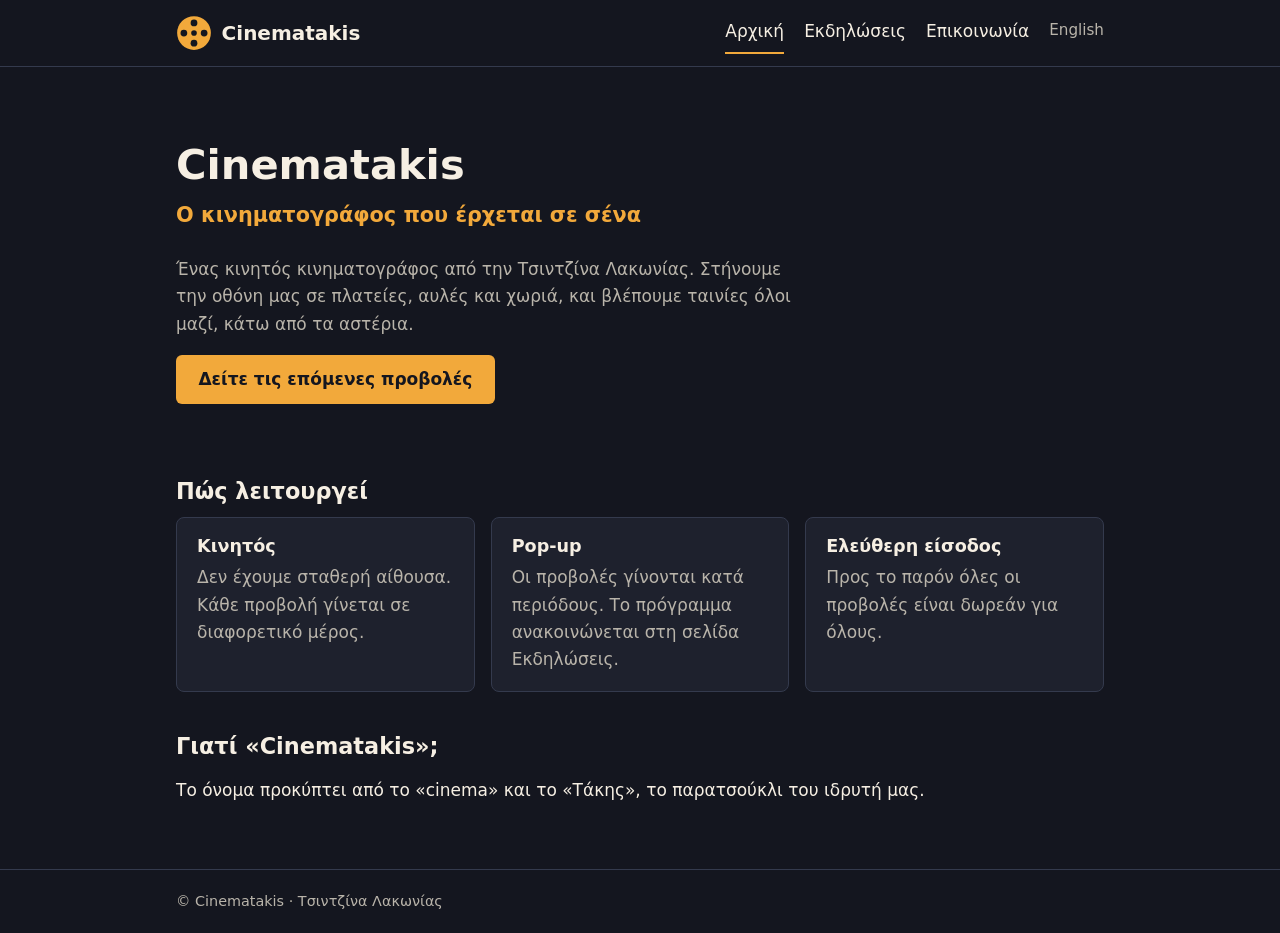
<file: index.html>
<!DOCTYPE html>
<html lang="el">
<head>
  <meta charset="utf-8">
  <meta name="viewport" content="width=device-width, initial-scale=1">
  <title>Cinematakis – Ο κινηματογράφος που έρχεται σε σένα</title>
  <meta name="description" content="Το Cinematakis είναι ένας κινητός κινηματογράφος από την Τσιντζίνα Λακωνίας. Προβολές pop-up με ελεύθερη είσοδο.">
  <link rel="canonical" href="https://cinematakis.gr/">
  <link rel="alternate" hreflang="el" href="https://cinematakis.gr/">
  <link rel="alternate" hreflang="en" href="https://cinematakis.gr/en/">
  <link rel="alternate" hreflang="x-default" href="https://cinematakis.gr/">
  <link rel="icon" type="image/svg+xml" href="assets/img/logo.svg">
  <meta property="og:type" content="website">
  <meta property="og:title" content="Cinematakis – Ο κινηματογράφος που έρχεται σε σένα">
  <meta property="og:description" content="Κινητός κινηματογράφος από την Τσιντζίνα Λακωνίας. Προβολές pop-up με ελεύθερη είσοδο.">
  <meta property="og:url" content="https://cinematakis.gr/">
  <meta property="og:locale" content="el_GR">
  <link rel="stylesheet" href="assets/css/style.css">
</head>
<body>
  <a class="skip" href="#content">Μετάβαση στο περιεχόμενο</a>
  <header class="site-header">
    <div class="wrap">
      <a class="brand" href="./"><img src="assets/img/logo.svg" alt="" width="36" height="36"> Cinematakis</a>
      <nav class="site-nav" aria-label="Κύριο μενού">
        <ul>
          <li><a href="./" aria-current="page">Αρχική</a></li>
          <li><a href="events/">Εκδηλώσεις</a></li>
          <li><a href="contact/">Επικοινωνία</a></li>
          <li class="lang"><a href="en/" lang="en" hreflang="en">English</a></li>
        </ul>
      </nav>
    </div>
  </header>

  <main id="content">
    <div class="wrap">
      <section class="hero">
        <h1>Cinematakis</h1>
        <p class="tagline">Ο κινηματογράφος που έρχεται σε σένα</p>
        <p class="lead">Ένας κινητός κινηματογράφος από την Τσιντζίνα Λακωνίας. Στήνουμε την οθόνη μας σε πλατείες, αυλές και χωριά, και βλέπουμε ταινίες όλοι μαζί, κάτω από τα αστέρια.</p>
        <p><a class="button" href="events/">Δείτε τις επόμενες προβολές</a></p>
      </section>

      <section aria-labelledby="next" hidden>
        <h2 id="next">Επόμενη προβολή</h2>
        <div class="notice" data-events-src="data/events.json" data-limit="1"></div>
      </section>

      <section aria-labelledby="why">
        <h2 id="why">Πώς λειτουργεί</h2>
        <ul class="cards">
          <li class="card">
            <h3>Κινητός</h3>
            <p>Δεν έχουμε σταθερή αίθουσα. Κάθε προβολή γίνεται σε διαφορετικό μέρος.</p>
          </li>
          <li class="card">
            <h3>Pop-up</h3>
            <p>Οι προβολές γίνονται κατά περιόδους. Το πρόγραμμα ανακοινώνεται στη σελίδα Εκδηλώσεις.</p>
          </li>
          <li class="card">
            <h3>Ελεύθερη είσοδος</h3>
            <p>Προς το παρόν όλες οι προβολές είναι δωρεάν για όλους.</p>
          </li>
        </ul>
      </section>

      <section aria-labelledby="name">
        <h2 id="name">Γιατί «Cinematakis»;</h2>
        <p>Το όνομα προκύπτει από το «cinema» και το «Τάκης», το παρατσούκλι του ιδρυτή μας.</p>
      </section>
    </div>
  </main>

  <footer class="site-footer">
    <div class="wrap">
      <p>© Cinematakis · Τσιντζίνα Λακωνίας</p>
    </div>
  </footer>
  <script src="assets/js/events.js" defer></script>
</body>
</html>
</file>
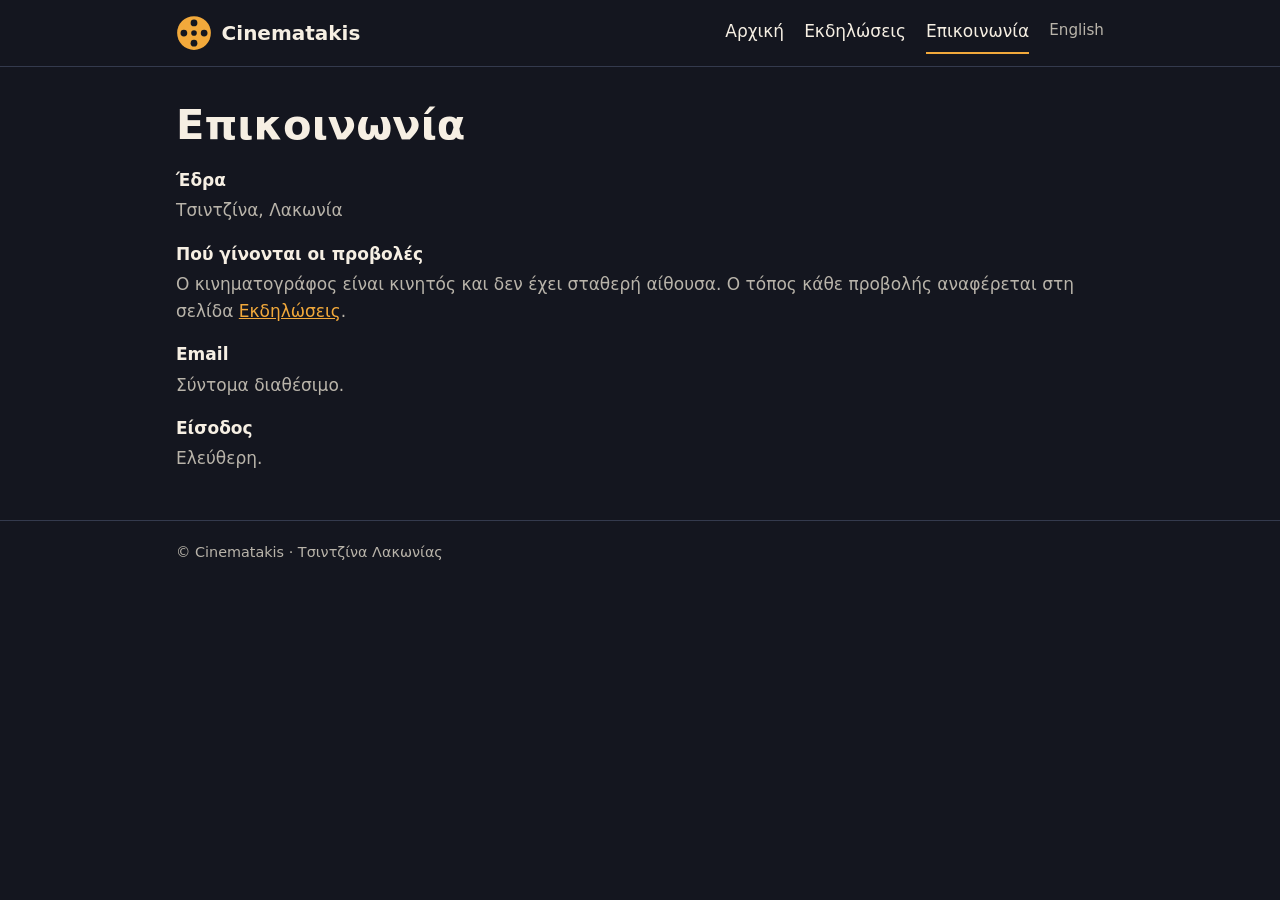
<file: contact/index.html>
<!DOCTYPE html>
<html lang="el">
<head>
  <meta charset="utf-8">
  <meta name="viewport" content="width=device-width, initial-scale=1">
  <title>Επικοινωνία – Cinematakis</title>
  <meta name="description" content="Επικοινωνία με το Cinematakis, τον κινητό κινηματογράφο της Τσιντζίνας Λακωνίας.">
  <link rel="canonical" href="https://cinematakis.gr/contact/">
  <link rel="alternate" hreflang="el" href="https://cinematakis.gr/contact/">
  <link rel="alternate" hreflang="en" href="https://cinematakis.gr/en/contact/">
  <link rel="alternate" hreflang="x-default" href="https://cinematakis.gr/contact/">
  <link rel="icon" type="image/svg+xml" href="../assets/img/logo.svg">
  <meta property="og:type" content="website">
  <meta property="og:title" content="Επικοινωνία – Cinematakis">
  <meta property="og:description" content="Επικοινωνία με το Cinematakis, τον κινητό κινηματογράφο της Τσιντζίνας Λακωνίας.">
  <meta property="og:url" content="https://cinematakis.gr/contact/">
  <meta property="og:locale" content="el_GR">
  <link rel="stylesheet" href="../assets/css/style.css">
</head>
<body>
  <a class="skip" href="#content">Μετάβαση στο περιεχόμενο</a>
  <header class="site-header">
    <div class="wrap">
      <a class="brand" href="../"><img src="../assets/img/logo.svg" alt="" width="36" height="36"> Cinematakis</a>
      <nav class="site-nav" aria-label="Κύριο μενού">
        <ul>
          <li><a href="../">Αρχική</a></li>
          <li><a href="../events/">Εκδηλώσεις</a></li>
          <li><a href="./" aria-current="page">Επικοινωνία</a></li>
          <li class="lang"><a href="../en/contact/" lang="en" hreflang="en">English</a></li>
        </ul>
      </nav>
    </div>
  </header>

  <main id="content">
    <div class="wrap">
      <h1>Επικοινωνία</h1>

      <dl class="details">
        <dt>Έδρα</dt>
        <dd>Τσιντζίνα, Λακωνία</dd>

        <dt>Πού γίνονται οι προβολές</dt>
        <dd>Ο κινηματογράφος είναι κινητός και δεν έχει σταθερή αίθουσα. Ο τόπος κάθε προβολής αναφέρεται στη σελίδα <a href="../events/">Εκδηλώσεις</a>.</dd>

        <dt>Email</dt>
        <!-- TODO: Replace with a mailto link to info@cinematakis.gr once the mailbox exists. -->
        <dd>Σύντομα διαθέσιμο.</dd>

        <dt>Είσοδος</dt>
        <dd>Ελεύθερη.</dd>
      </dl>
    </div>
  </main>

  <footer class="site-footer">
    <div class="wrap">
      <p>© Cinematakis · Τσιντζίνα Λακωνίας</p>
    </div>
  </footer>
</body>
</html>
</file>
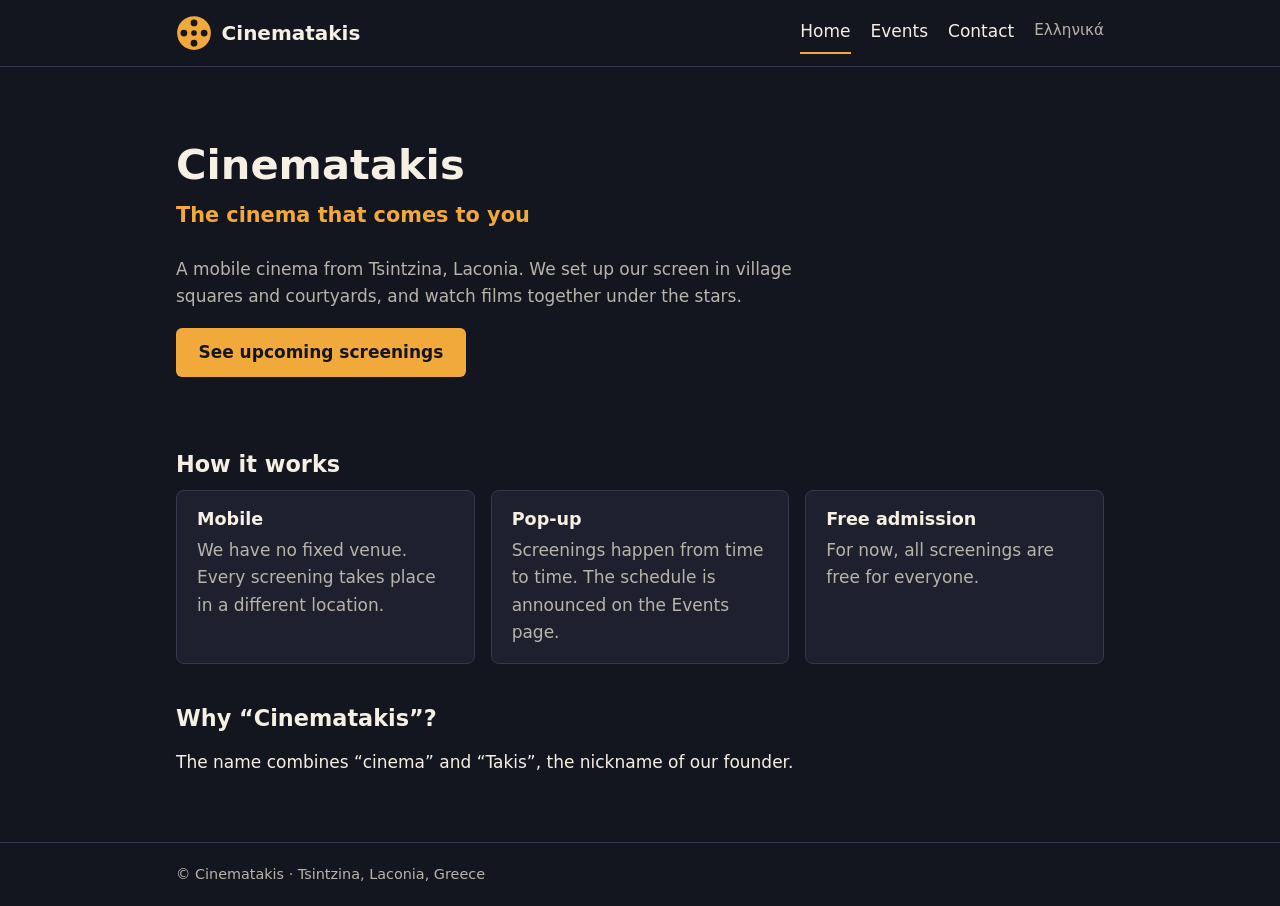
<file: en/index.html>
<!DOCTYPE html>
<html lang="en">
<head>
  <meta charset="utf-8">
  <meta name="viewport" content="width=device-width, initial-scale=1">
  <title>Cinematakis – The cinema that comes to you</title>
  <meta name="description" content="Cinematakis is a mobile cinema from Tsintzina, Laconia. Pop-up screenings with free admission.">
  <link rel="canonical" href="https://cinematakis.gr/en/">
  <link rel="alternate" hreflang="el" href="https://cinematakis.gr/">
  <link rel="alternate" hreflang="en" href="https://cinematakis.gr/en/">
  <link rel="alternate" hreflang="x-default" href="https://cinematakis.gr/">
  <link rel="icon" type="image/svg+xml" href="../assets/img/logo.svg">
  <meta property="og:type" content="website">
  <meta property="og:title" content="Cinematakis – The cinema that comes to you">
  <meta property="og:description" content="A mobile cinema from Tsintzina, Laconia. Pop-up screenings with free admission.">
  <meta property="og:url" content="https://cinematakis.gr/en/">
  <meta property="og:locale" content="en_GB">
  <link rel="stylesheet" href="../assets/css/style.css">
</head>
<body>
  <a class="skip" href="#content">Skip to content</a>
  <header class="site-header">
    <div class="wrap">
      <a class="brand" href="./"><img src="../assets/img/logo.svg" alt="" width="36" height="36"> Cinematakis</a>
      <nav class="site-nav" aria-label="Main menu">
        <ul>
          <li><a href="./" aria-current="page">Home</a></li>
          <li><a href="events/">Events</a></li>
          <li><a href="contact/">Contact</a></li>
          <li class="lang"><a href="../" lang="el" hreflang="el">Ελληνικά</a></li>
        </ul>
      </nav>
    </div>
  </header>

  <main id="content">
    <div class="wrap">
      <section class="hero">
        <h1>Cinematakis</h1>
        <p class="tagline">The cinema that comes to you</p>
        <p class="lead">A mobile cinema from Tsintzina, Laconia. We set up our screen in village squares and courtyards, and watch films together under the stars.</p>
        <p><a class="button" href="events/">See upcoming screenings</a></p>
      </section>

      <section aria-labelledby="next" hidden>
        <h2 id="next">Next screening</h2>
        <div class="notice" data-events-src="../data/events.json" data-limit="1"></div>
      </section>

      <section aria-labelledby="why">
        <h2 id="why">How it works</h2>
        <ul class="cards">
          <li class="card">
            <h3>Mobile</h3>
            <p>We have no fixed venue. Every screening takes place in a different location.</p>
          </li>
          <li class="card">
            <h3>Pop-up</h3>
            <p>Screenings happen from time to time. The schedule is announced on the Events page.</p>
          </li>
          <li class="card">
            <h3>Free admission</h3>
            <p>For now, all screenings are free for everyone.</p>
          </li>
        </ul>
      </section>

      <section aria-labelledby="name">
        <h2 id="name">Why “Cinematakis”?</h2>
        <p>The name combines “cinema” and “Takis”, the nickname of our founder.</p>
      </section>
    </div>
  </main>

  <footer class="site-footer">
    <div class="wrap">
      <p>© Cinematakis · Tsintzina, Laconia, Greece</p>
    </div>
  </footer>
  <script src="../assets/js/events.js" defer></script>
</body>
</html>
</file>
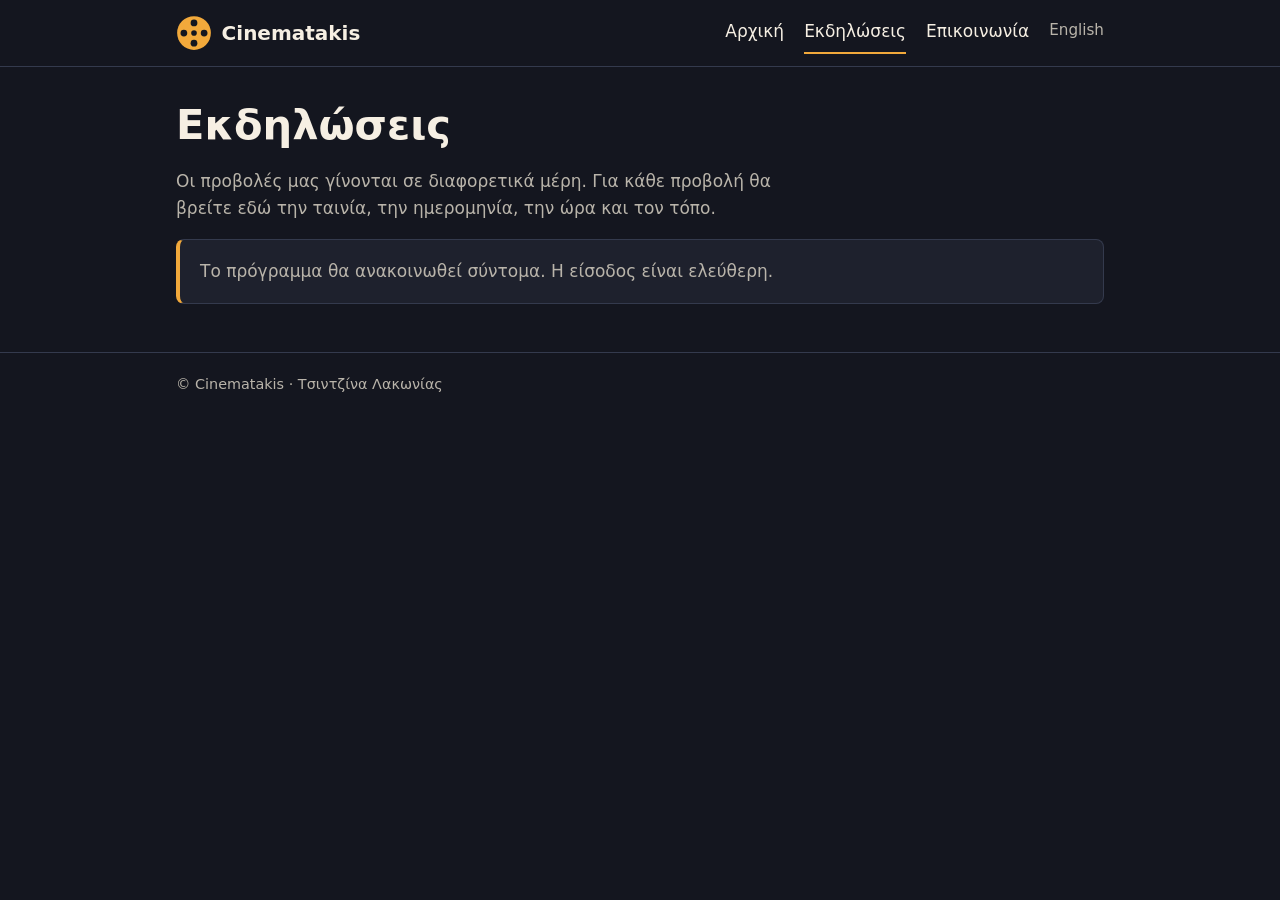
<file: events/index.html>
<!DOCTYPE html>
<html lang="el">
<head>
  <meta charset="utf-8">
  <meta name="viewport" content="width=device-width, initial-scale=1">
  <title>Εκδηλώσεις – Cinematakis</title>
  <meta name="description" content="Το πρόγραμμα προβολών του Cinematakis, του κινητού κινηματογράφου της Τσιντζίνας Λακωνίας. Ελεύθερη είσοδος.">
  <link rel="canonical" href="https://cinematakis.gr/events/">
  <link rel="alternate" hreflang="el" href="https://cinematakis.gr/events/">
  <link rel="alternate" hreflang="en" href="https://cinematakis.gr/en/events/">
  <link rel="alternate" hreflang="x-default" href="https://cinematakis.gr/events/">
  <link rel="icon" type="image/svg+xml" href="../assets/img/logo.svg">
  <meta property="og:type" content="website">
  <meta property="og:title" content="Εκδηλώσεις – Cinematakis">
  <meta property="og:description" content="Το πρόγραμμα προβολών του Cinematakis. Ελεύθερη είσοδος.">
  <meta property="og:url" content="https://cinematakis.gr/events/">
  <meta property="og:locale" content="el_GR">
  <link rel="stylesheet" href="../assets/css/style.css">
</head>
<body>
  <a class="skip" href="#content">Μετάβαση στο περιεχόμενο</a>
  <header class="site-header">
    <div class="wrap">
      <a class="brand" href="../"><img src="../assets/img/logo.svg" alt="" width="36" height="36"> Cinematakis</a>
      <nav class="site-nav" aria-label="Κύριο μενού">
        <ul>
          <li><a href="../">Αρχική</a></li>
          <li><a href="./" aria-current="page">Εκδηλώσεις</a></li>
          <li><a href="../contact/">Επικοινωνία</a></li>
          <li class="lang"><a href="../en/events/" lang="en" hreflang="en">English</a></li>
        </ul>
      </nav>
    </div>
  </header>

  <main id="content">
    <div class="wrap">
      <h1>Εκδηλώσεις</h1>
      <p class="lead">Οι προβολές μας γίνονται σε διαφορετικά μέρη. Για κάθε προβολή θα βρείτε εδώ την ταινία, την ημερομηνία, την ώρα και τον τόπο.</p>

      <div class="notice" id="events" data-events-src="../data/events.json">
        <p>Το πρόγραμμα θα ανακοινωθεί σύντομα. Η είσοδος είναι ελεύθερη.</p>
      </div>
      <noscript><p>Για να δείτε το πρόγραμμα χρειάζεται JavaScript.</p></noscript>
    </div>
  </main>

  <footer class="site-footer">
    <div class="wrap">
      <p>© Cinematakis · Τσιντζίνα Λακωνίας</p>
    </div>
  </footer>
  <script src="../assets/js/events.js" defer></script>
</body>
</html>
</file>
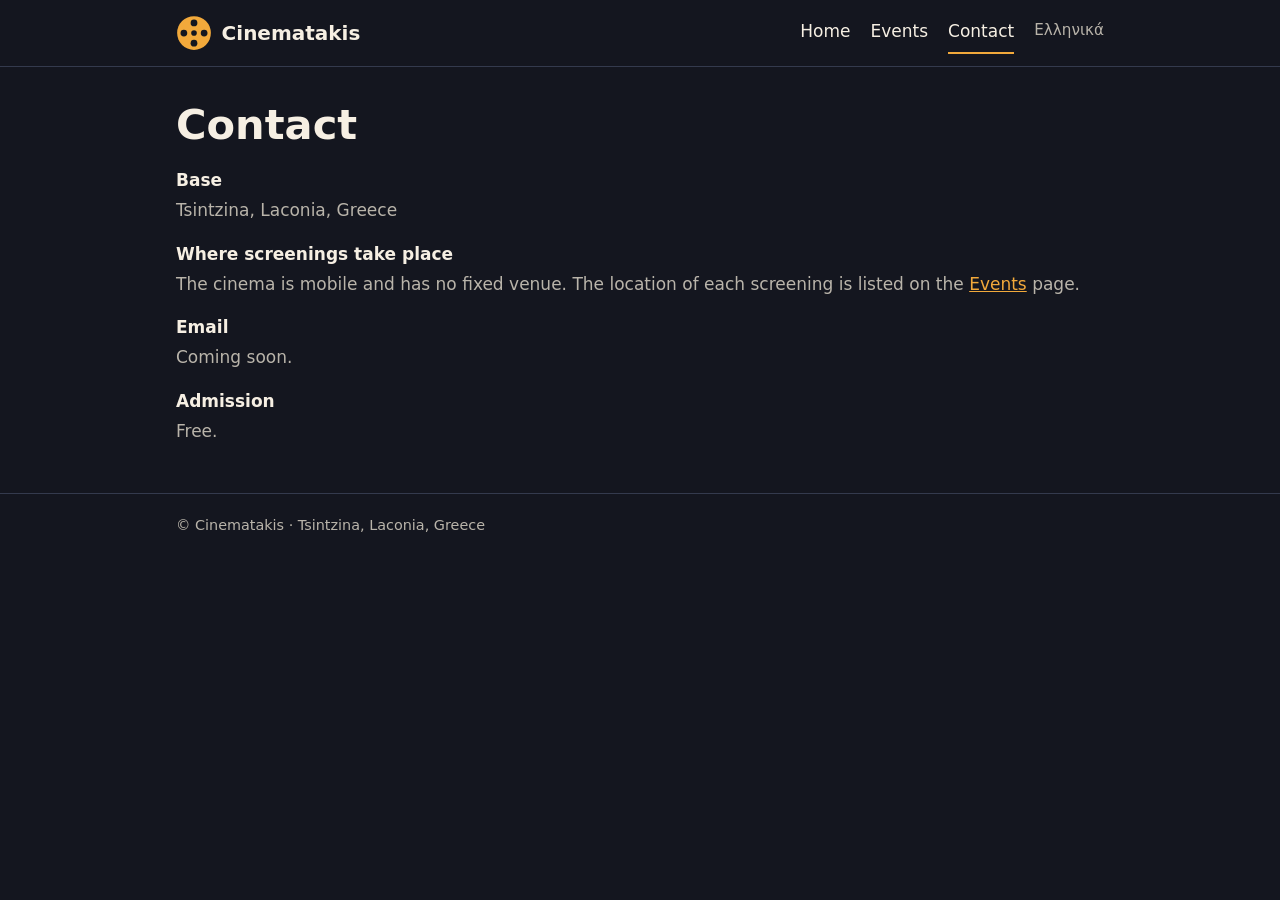
<file: en/contact/index.html>
<!DOCTYPE html>
<html lang="en">
<head>
  <meta charset="utf-8">
  <meta name="viewport" content="width=device-width, initial-scale=1">
  <title>Contact – Cinematakis</title>
  <meta name="description" content="Contact Cinematakis, the mobile cinema of Tsintzina, Laconia.">
  <link rel="canonical" href="https://cinematakis.gr/en/contact/">
  <link rel="alternate" hreflang="el" href="https://cinematakis.gr/contact/">
  <link rel="alternate" hreflang="en" href="https://cinematakis.gr/en/contact/">
  <link rel="alternate" hreflang="x-default" href="https://cinematakis.gr/contact/">
  <link rel="icon" type="image/svg+xml" href="../../assets/img/logo.svg">
  <meta property="og:type" content="website">
  <meta property="og:title" content="Contact – Cinematakis">
  <meta property="og:description" content="Contact Cinematakis, the mobile cinema of Tsintzina, Laconia.">
  <meta property="og:url" content="https://cinematakis.gr/en/contact/">
  <meta property="og:locale" content="en_GB">
  <link rel="stylesheet" href="../../assets/css/style.css">
</head>
<body>
  <a class="skip" href="#content">Skip to content</a>
  <header class="site-header">
    <div class="wrap">
      <a class="brand" href="../"><img src="../../assets/img/logo.svg" alt="" width="36" height="36"> Cinematakis</a>
      <nav class="site-nav" aria-label="Main menu">
        <ul>
          <li><a href="../">Home</a></li>
          <li><a href="../events/">Events</a></li>
          <li><a href="./" aria-current="page">Contact</a></li>
          <li class="lang"><a href="../../contact/" lang="el" hreflang="el">Ελληνικά</a></li>
        </ul>
      </nav>
    </div>
  </header>

  <main id="content">
    <div class="wrap">
      <h1>Contact</h1>

      <dl class="details">
        <dt>Base</dt>
        <dd>Tsintzina, Laconia, Greece</dd>

        <dt>Where screenings take place</dt>
        <dd>The cinema is mobile and has no fixed venue. The location of each screening is listed on the <a href="../events/">Events</a> page.</dd>

        <dt>Email</dt>
        <!-- TODO: Replace with a mailto link to info@cinematakis.gr once the mailbox exists. -->
        <dd>Coming soon.</dd>

        <dt>Admission</dt>
        <dd>Free.</dd>
      </dl>
    </div>
  </main>

  <footer class="site-footer">
    <div class="wrap">
      <p>© Cinematakis · Tsintzina, Laconia, Greece</p>
    </div>
  </footer>
</body>
</html>
</file>
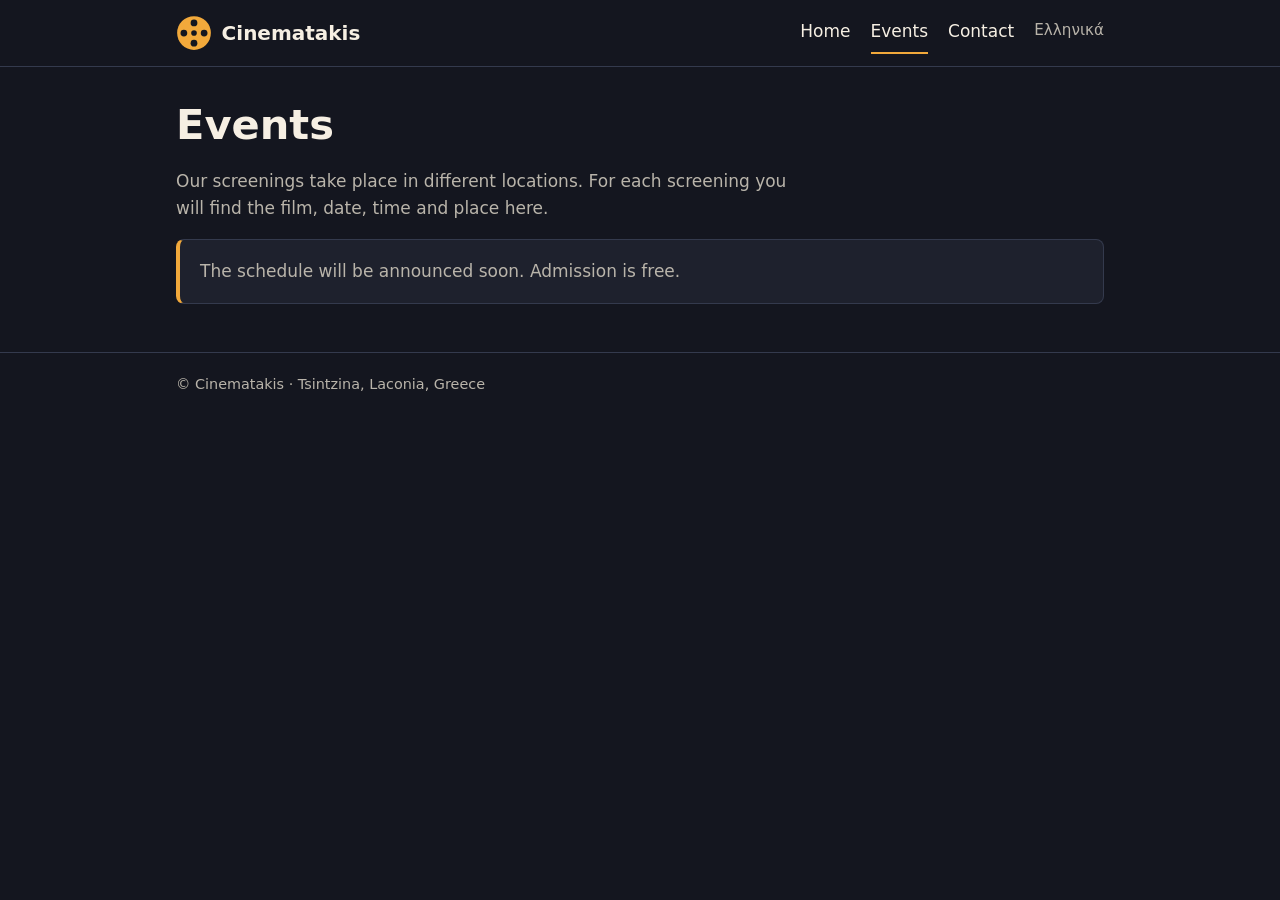
<file: en/events/index.html>
<!DOCTYPE html>
<html lang="en">
<head>
  <meta charset="utf-8">
  <meta name="viewport" content="width=device-width, initial-scale=1">
  <title>Events – Cinematakis</title>
  <meta name="description" content="The screening schedule of Cinematakis, the mobile cinema of Tsintzina, Laconia. Free admission.">
  <link rel="canonical" href="https://cinematakis.gr/en/events/">
  <link rel="alternate" hreflang="el" href="https://cinematakis.gr/events/">
  <link rel="alternate" hreflang="en" href="https://cinematakis.gr/en/events/">
  <link rel="alternate" hreflang="x-default" href="https://cinematakis.gr/events/">
  <link rel="icon" type="image/svg+xml" href="../../assets/img/logo.svg">
  <meta property="og:type" content="website">
  <meta property="og:title" content="Events – Cinematakis">
  <meta property="og:description" content="The screening schedule of Cinematakis. Free admission.">
  <meta property="og:url" content="https://cinematakis.gr/en/events/">
  <meta property="og:locale" content="en_GB">
  <link rel="stylesheet" href="../../assets/css/style.css">
</head>
<body>
  <a class="skip" href="#content">Skip to content</a>
  <header class="site-header">
    <div class="wrap">
      <a class="brand" href="../"><img src="../../assets/img/logo.svg" alt="" width="36" height="36"> Cinematakis</a>
      <nav class="site-nav" aria-label="Main menu">
        <ul>
          <li><a href="../">Home</a></li>
          <li><a href="./" aria-current="page">Events</a></li>
          <li><a href="../contact/">Contact</a></li>
          <li class="lang"><a href="../../events/" lang="el" hreflang="el">Ελληνικά</a></li>
        </ul>
      </nav>
    </div>
  </header>

  <main id="content">
    <div class="wrap">
      <h1>Events</h1>
      <p class="lead">Our screenings take place in different locations. For each screening you will find the film, date, time and place here.</p>

      <div class="notice" id="events" data-events-src="../../data/events.json">
        <p>The schedule will be announced soon. Admission is free.</p>
      </div>
      <noscript><p>JavaScript is required to show the schedule.</p></noscript>
    </div>
  </main>

  <footer class="site-footer">
    <div class="wrap">
      <p>© Cinematakis · Tsintzina, Laconia, Greece</p>
    </div>
  </footer>
  <script src="../../assets/js/events.js" defer></script>
</body>
</html>
</file>
<file: assets/css/style.css>
/* Cinematakis - shared styles. Mobile-first, no external fonts or CDNs. */

:root {
  --bg: #14161f;
  --surface: #1e212d;
  --border: #343a4d;
  --text: #f6efe3;
  --muted: #b9b4aa;
  --accent: #f2a93b;
  --accent-text: #14161f;
  --max: 960px;
}

* {
  box-sizing: border-box;
}

html {
  -webkit-text-size-adjust: 100%;
}

body {
  margin: 0;
  background: var(--bg);
  color: var(--text);
  font-family: system-ui, -apple-system, "Segoe UI", Roboto, "Helvetica Neue", Arial, sans-serif;
  font-size: 1.0625rem;
  line-height: 1.6;
}

img {
  max-width: 100%;
  height: auto;
}

a {
  color: var(--accent);
}

a:hover {
  text-decoration-thickness: 2px;
}

:focus-visible {
  outline: 3px solid var(--accent);
  outline-offset: 3px;
}

.wrap {
  max-width: var(--max);
  margin: 0 auto;
  padding: 0 1rem;
}

.skip {
  position: absolute;
  left: 1rem;
  top: -4rem;
  padding: 0.5rem 1rem;
  background: var(--accent);
  color: var(--accent-text);
  font-weight: 600;
  z-index: 10;
}

.skip:focus {
  top: 1rem;
}

/* Header and navigation */
.site-header {
  border-bottom: 1px solid var(--border);
}

.site-header .wrap {
  display: flex;
  flex-wrap: wrap;
  align-items: center;
  justify-content: space-between;
  gap: 0.5rem 1.5rem;
  padding-top: 0.75rem;
  padding-bottom: 0.75rem;
}

.brand {
  display: inline-flex;
  align-items: center;
  gap: 0.6rem;
  color: var(--text);
  font-size: 1.25rem;
  font-weight: 700;
  text-decoration: none;
}

.site-nav ul {
  display: flex;
  flex-wrap: wrap;
  gap: 0.25rem 1.25rem;
  margin: 0;
  padding: 0;
  list-style: none;
}

.site-nav a {
  display: inline-block;
  padding: 0.4rem 0;
  color: var(--text);
  text-decoration: none;
  border-bottom: 2px solid transparent;
}

.site-nav a:hover,
.site-nav a[aria-current="page"] {
  border-bottom-color: var(--accent);
}

.site-nav .lang a {
  color: var(--muted);
  font-size: 0.95rem;
}

/* Main content */
main {
  padding: 2rem 0 3rem;
}

h1,
h2,
h3 {
  line-height: 1.25;
}

h1 {
  margin: 0 0 0.5rem;
  font-size: 2rem;
}

h2 {
  margin: 2.5rem 0 0.75rem;
  font-size: 1.4rem;
}

h3 {
  margin: 0 0 0.4rem;
  font-size: 1.1rem;
}

.hero {
  padding: 2.5rem 0 1rem;
}

.hero .tagline {
  margin: 0 0 1.5rem;
  color: var(--accent);
  font-size: 1.3rem;
  font-weight: 600;
}

.lead {
  max-width: 40rem;
  color: var(--muted);
}

.button {
  display: inline-block;
  padding: 0.7rem 1.4rem;
  background: var(--accent);
  color: var(--accent-text);
  font-weight: 700;
  text-decoration: none;
  border-radius: 6px;
}

.button:hover {
  filter: brightness(1.1);
}

.cards {
  display: grid;
  gap: 1rem;
  margin: 0;
  padding: 0;
  list-style: none;
}

.card,
.notice {
  padding: 1.1rem 1.25rem;
  background: var(--surface);
  border: 1px solid var(--border);
  border-radius: 8px;
}

.card p,
.notice p {
  margin: 0;
  color: var(--muted);
}

.notice {
  border-left: 4px solid var(--accent);
}

.event-date {
  margin: 2rem 0 0.75rem;
  font-size: 1.2rem;
  color: var(--accent);
}

.card .event-meta {
  color: var(--text);
  font-weight: 600;
}

.card .event-meta + p {
  margin-top: 0.4rem;
}

.cards.events {
  grid-template-columns: 1fr;
}


.details {
  margin: 0;
}

.details dt {
  margin-top: 1rem;
  font-weight: 700;
}

.details dd {
  margin: 0.2rem 0 0;
  color: var(--muted);
}

/* Footer */
.site-footer {
  border-top: 1px solid var(--border);
  padding: 1.25rem 0;
  color: var(--muted);
  font-size: 0.9rem;
}

.site-footer p {
  margin: 0;
}

@media (min-width: 40rem) {
  h1 {
    font-size: 2.6rem;
  }

  .cards {
    grid-template-columns: repeat(3, 1fr);
  }
}
</file>
